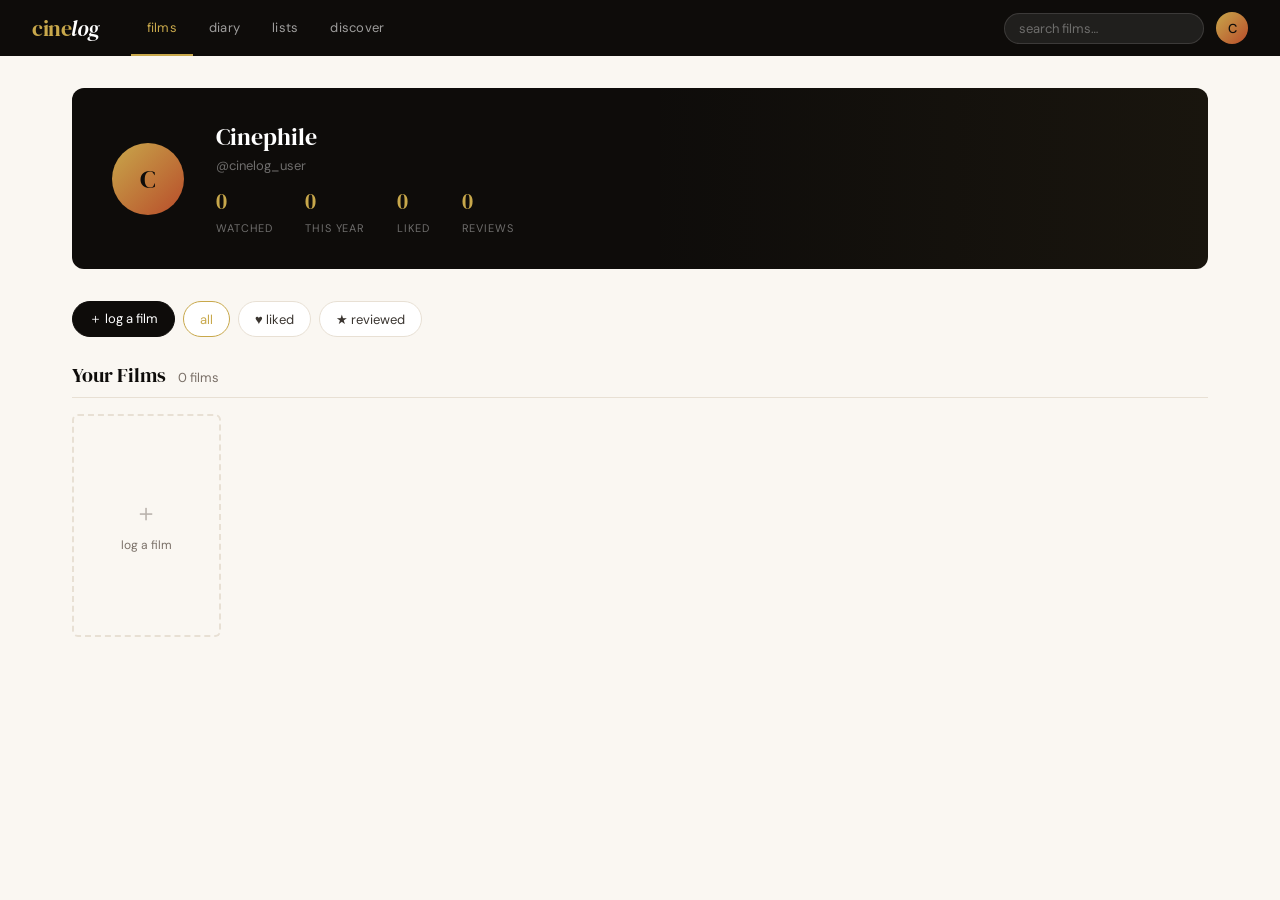
<file: index.html>
<!DOCTYPE html>
<html>
<head>
<meta charset="UTF-8">
<link rel="stylesheet" href="styles.css"></head>
<body>
<script src="config.js"></script>

<h2 class="sr-only">Cinelog — personal film diary and tracker powered by AI.</h2>

<nav>
  <div class="logo">cine<span>log</span></div>
  <div class="nav-links">
    <div class="nav-link active" onclick="switchNav(this,'films')">films</div>
    <div class="nav-link" onclick="switchNav(this,'diary')">diary</div>
    <div class="nav-link" onclick="switchNav(this,'lists')">lists</div>
    <div class="nav-link" onclick="switchNav(this,'ai')">discover</div>
  </div>
  <div class="nav-right">
    <input class="search-box" type="text" placeholder="search films…" id="searchInput" oninput="renderFilmsGrid()" />
    <div class="avatar">C</div>
  </div>
</nav>

<main>
<div class="profile-strip">
  <div class="profile-avatar">C</div>
  <div>
    <div class="profile-name">Cinephile</div>
    <div class="profile-handle">@cinelog_user</div>
    <div class="profile-stats">
      <div class="pstat"><span class="pstat-num" id="stat-watched">0</span><span class="pstat-label">watched</span></div>
      <div class="pstat"><span class="pstat-num" id="stat-year">0</span><span class="pstat-label">this year</span></div>
      <div class="pstat"><span class="pstat-num" id="stat-liked">0</span><span class="pstat-label">liked</span></div>
      <div class="pstat"><span class="pstat-num" id="stat-reviews">0</span><span class="pstat-label">reviews</span></div>
    </div>
  </div>
</div>

<div class="page active" id="page-films">
  <div class="action-row">
    <button class="action-btn primary" onclick="openAddModal()">＋ log a film</button>
    <button class="action-btn" onclick="setFilter('all')" id="f-all" style="border-color:var(--gold);color:var(--gold)">all</button>
    <button class="action-btn" onclick="setFilter('liked')" id="f-liked">♥ liked</button>
    <button class="action-btn" onclick="setFilter('reviewed')" id="f-reviewed">★ reviewed</button>
  </div>
  <div class="section-header">
    <div class="section-title">Your Films</div>
    <div class="section-sub" id="films-count">0 films</div>
  </div>
  <div class="films-grid" id="films-grid"></div>
</div>

<div class="page" id="page-diary">
  <div class="action-row"><button class="action-btn primary" onclick="openAddModal()">＋ add entry</button></div>
  <div class="section-header">
    <div class="section-title">Film Diary</div>
    <div class="section-sub">your watch history, in order</div>
  </div>
  <div id="diary-container"></div>
</div>

<div class="page" id="page-lists">
  <div class="action-row"><button class="action-btn primary" onclick="openListModal()">＋ new list</button></div>
  <div class="section-header"><div class="section-title">Your Lists</div></div>
  <div class="lists-grid" id="lists-grid"></div>
</div>

<div class="page" id="page-ai">
  <div class="ai-section">
    <div class="ai-header">
      <div class="ai-icon">✦</div>
      <div class="ai-title">AI Film Advisor</div>
    </div>
    <div class="ai-powered">powered by <span>AI</span>.</div>
    <div style="margin-bottom:10px">
      <div style="font-size:11px;color:rgba(255,255,255,0.3);text-transform:uppercase;letter-spacing:0.08em;margin-bottom:8px;">industry</div>
      <div class="chips">
        <div class="chip chip-toggle" data-group="industry" data-val="Telugu" onclick="toggleChip(this)">Telugu</div>
        <div class="chip chip-toggle" data-group="industry" data-val="Tamil" onclick="toggleChip(this)">Tamil</div>
        <div class="chip chip-toggle" data-group="industry" data-val="Malayalam" onclick="toggleChip(this)">Malayalam</div>
        <div class="chip chip-toggle" data-group="industry" data-val="Hindi Bollywood" onclick="toggleChip(this)">Bollywood</div>
        <div class="chip chip-toggle" data-group="industry" data-val="Korean" onclick="toggleChip(this)">Korean</div>
        <div class="chip chip-toggle" data-group="industry" data-val="Japanese" onclick="toggleChip(this)">Japanese</div>
        <div class="chip chip-toggle" data-group="industry" data-val="Hollywood" onclick="toggleChip(this)">Hollywood</div>
        <div class="chip chip-toggle" data-group="industry" data-val="French" onclick="toggleChip(this)">French</div>
      </div>
    </div>
    <div style="margin-bottom:12px">
      <div style="font-size:11px;color:rgba(255,255,255,0.3);text-transform:uppercase;letter-spacing:0.08em;margin-bottom:8px;">genre</div>
      <div class="chips">
        <div class="chip chip-toggle" data-group="genre" data-val="Action" onclick="toggleChip(this)">Action</div>
        <div class="chip chip-toggle" data-group="genre" data-val="Romance" onclick="toggleChip(this)">Romance</div>
        <div class="chip chip-toggle" data-group="genre" data-val="Thriller" onclick="toggleChip(this)">Thriller</div>
        <div class="chip chip-toggle" data-group="genre" data-val="Comedy" onclick="toggleChip(this)">Comedy</div>
        <div class="chip chip-toggle" data-group="genre" data-val="Drama" onclick="toggleChip(this)">Drama</div>
        <div class="chip chip-toggle" data-group="genre" data-val="Horror" onclick="toggleChip(this)">Horror</div>
        <div class="chip chip-toggle" data-group="genre" data-val="Sci-Fi" onclick="toggleChip(this)">Sci-Fi</div>
        <div class="chip chip-toggle" data-group="genre" data-val="Family" onclick="toggleChip(this)">Family</div>
        <div class="chip chip-toggle" data-group="genre" data-val="Crime" onclick="toggleChip(this)">Crime</div>
        <div class="chip chip-toggle" data-group="genre" data-val="Fantasy" onclick="toggleChip(this)">Fantasy</div>
      </div>
    </div>
    <div class="ai-input-row">
      <input class="ai-input" id="aiInput" type="text" placeholder="e.g. 'something like Stalker but more accessible'…" onkeydown="if(event.key==='Enter')getAIRec()" />
      <button class="ai-btn" id="aiBtn" onclick="getAIRec()">Ask ✦</button>
    </div>
    <div class="ai-loading" id="aiLoading">
      <div class="dot-pulse"><div class="dot"></div><div class="dot"></div><div class="dot"></div></div>
      <span>Consulting the film oracle…</span>
    </div>
    <div class="ai-error" id="aiError"></div>
    <div class="ai-response" id="aiResponse"></div>
  </div>
  <div class="section-header">
    <div class="section-title">Suggested for You</div>
    <div class="section-sub">curated picks based on your taste</div>
  </div>
  <div class="films-grid" id="suggestions-grid"></div>
</div>
</main>

<!-- ADD FILM MODAL -->
<div class="modal-overlay" id="addModal">
  <div class="modal">
    <button class="modal-close" onclick="closeModal('addModal')">×</button>
    <div class="modal-title">Log a Film</div>
    <div class="form-group"><label class="form-label">Film Title</label><input class="form-input" id="newTitle" type="text" placeholder="e.g. Mulholland Drive" /></div>
    <div class="form-group"><label class="form-label">Year</label><input class="form-input" id="newYear" type="text" placeholder="e.g. 2001" maxlength="4" /></div>
    <div class="form-group"><label class="form-label">Director</label><input class="form-input" id="newDirector" type="text" placeholder="e.g. David Lynch" /></div>
    <div class="form-group">
      <label class="form-label">Your Rating</label>
      <div class="star-picker">
        <span class="star-pick" data-v="1" onclick="pickStar(1)">★</span>
        <span class="star-pick" data-v="2" onclick="pickStar(2)">★</span>
        <span class="star-pick" data-v="3" onclick="pickStar(3)">★</span>
        <span class="star-pick" data-v="4" onclick="pickStar(4)">★</span>
        <span class="star-pick" data-v="5" onclick="pickStar(5)">★</span>
      </div>
    </div>
    <div class="form-group"><label class="form-label">Review / Notes</label><textarea class="form-input form-textarea" id="newReview" placeholder="What did you think?"></textarea></div>
    <div class="form-group">
      <label style="display:flex;align-items:center;gap:8px;font-size:14px;cursor:pointer;color:var(--ink2)">
        <input type="checkbox" id="newLiked" style="accent-color:var(--rust);width:16px;height:16px"> Liked it ♥
      </label>
    </div>
    <button class="form-btn" onclick="addFilm()">Save to Diary</button>
  </div>
</div>

<!-- LIST MODAL -->
<div class="modal-overlay" id="listModal">
  <div class="modal">
    <button class="modal-close" onclick="closeModal('listModal')">×</button>
    <div class="modal-title">New List</div>
    <div class="form-group"><label class="form-label">List Name</label><input class="form-input" id="listName" type="text" placeholder="e.g. Favourite Horrors" /></div>
    <div class="form-group"><label class="form-label">Description</label><textarea class="form-input form-textarea" id="listDesc" placeholder="What's this list about?"></textarea></div>
    <button class="form-btn" onclick="addList()">Create List</button>
  </div>
</div>

<script>
const PALETTES = CONFIG.PALETTES;

let films=[], lists=[], currentRating=0, activeFilter='all', nextId=1;

function renderStars(r){return Array.from({length:5},(_,i)=>`<span class="star ${i<r?'filled':'empty'}">★</span>`).join('');}

function filmCard(f){return `<div class="film-card" onclick="showDetail(${f.id})">
  <div class="film-poster"><div class="film-poster-inner ${f.palette}">
    <div class="poster-gradient"></div>
    <div style="position:relative;z-index:1;text-align:center;width:100%">
      <div class="poster-title">${f.title}</div><div class="poster-year">${f.year}</div>
    </div>
  </div></div>
  ${f.liked?'<div class="watched-badge liked-badge">♥</div>':''}
  <div class="watched-badge">✓</div>
  <div class="film-rating">${renderStars(f.rating)}</div>
  <div class="film-meta">${f.director||''}</div>
</div>`;}

function renderFilmsGrid(){
  const q=document.getElementById('searchInput').value.toLowerCase();
  let list=films.filter(f=>{
    if(q&&!f.title.toLowerCase().includes(q)&&!f.director.toLowerCase().includes(q))return false;
    if(activeFilter==='liked')return f.liked;
    if(activeFilter==='reviewed')return f.review;
    return true;
  });
  document.getElementById('films-count').textContent=list.length+' film'+(list.length!==1?'s':'');
  document.getElementById('films-grid').innerHTML=list.map(filmCard).join('')+
    `<div class="add-film-card" onclick="openAddModal()"><div class="add-icon">＋</div><div>log a film</div></div>`;
}

function renderDiary(){
  const c=document.getElementById('diary-container');
  const sorted=[...films].sort((a,b)=>b.date.localeCompare(a.date));
  if(!sorted.length){c.innerHTML='<div class="empty-state"><span class="empty-icon">📽</span>Start logging films to build your diary</div>';return;}
  c.innerHTML=`<table class="diary-table"><thead><tr>
    <th>date</th><th>film</th><th>year</th><th>rating</th><th style="color:var(--rust)">♥</th><th>review</th>
  </tr></thead><tbody>${sorted.map(f=>{
    const d=f.date?new Date(f.date).toLocaleDateString('en-GB',{day:'numeric',month:'short'}):'—';
    return `<tr><td class="diary-date">${d}</td><td class="diary-title">${f.title}</td><td class="diary-year">${f.year}</td>
    <td><div class="diary-stars">${renderStars(f.rating)}</div></td>
    <td class="diary-liked">${f.liked?'♥':''}</td>
    <td class="diary-review">${f.review||'<span style="opacity:0.4">—</span>'}</td></tr>`;
  }).join('')}</tbody></table>`;
}

function renderLists(){
  const g=document.getElementById('lists-grid');
  g.innerHTML=lists.map(l=>{
    const lf=l.films.map(id=>films.find(f=>f.id===id)).filter(Boolean).slice(0,4);
    return `<div class="list-card">
      <div class="list-posters">${lf.map(f=>`<div class="list-poster-mini"><div style="width:100%;height:100%;border-radius:3px" class="${f.palette}"></div></div>`).join('')}</div>
      <div class="list-name">${l.name}</div><div class="list-count">${l.films.length} film${l.films.length!==1?'s':''} · ${l.desc}</div>
    </div>`;
  }).join('')+`<div class="list-card" style="border:2px dashed var(--parchment3);display:flex;align-items:center;justify-content:center;min-height:100px;cursor:pointer;color:var(--ink3)" onclick="openListModal()">
    <div style="text-align:center;font-size:13px">＋<br>new list</div></div>`;
}

function renderSuggestions(){
  document.getElementById('suggestions-grid').innerHTML='';
}

function updateStats(){
  const yr=new Date().getFullYear().toString();
  document.getElementById('stat-watched').textContent=films.length;
  document.getElementById('stat-year').textContent=films.filter(f=>f.date&&f.date.startsWith(yr)).length;
  document.getElementById('stat-liked').textContent=films.filter(f=>f.liked).length;
  document.getElementById('stat-reviews').textContent=films.filter(f=>f.review).length;
}

function renderAll(){renderFilmsGrid();renderDiary();renderLists();renderSuggestions();updateStats();}

function switchNav(el,page){
  document.querySelectorAll('.nav-link').forEach(n=>n.classList.remove('active'));
  el.classList.add('active');
  document.querySelectorAll('.page').forEach(p=>p.classList.remove('active'));
  document.getElementById('page-'+page).classList.add('active');
}

function setFilter(f){
  activeFilter=f;
  ['all','liked','reviewed'].forEach(k=>{const b=document.getElementById('f-'+k);if(b){b.style.borderColor='';b.style.color='';}});
  const b=document.getElementById('f-'+f);
  if(b){b.style.borderColor='var(--gold)';b.style.color='var(--gold)';}
  renderFilmsGrid();
}

function openAddModal(){document.getElementById('addModal').classList.add('open');setTimeout(()=>document.getElementById('newTitle').focus(),100);}
function openListModal(){document.getElementById('listModal').classList.add('open');setTimeout(()=>document.getElementById('listName').focus(),100);}
function closeModal(id){document.getElementById(id).classList.remove('open');}
document.querySelectorAll('.modal-overlay').forEach(m=>m.addEventListener('click',e=>{if(e.target===m)m.classList.remove('open');}));

function pickStar(v){currentRating=v;document.querySelectorAll('.star-pick').forEach(s=>s.classList.toggle('active',parseInt(s.dataset.v)<=v));}

function addFilm(){
  const title=document.getElementById('newTitle').value.trim();
  if(!title){document.getElementById('newTitle').style.borderColor='var(--rust)';return;}
  films.unshift({id:nextId++,title,year:document.getElementById('newYear').value||'—',
    director:document.getElementById('newDirector').value||'',rating:currentRating,
    liked:document.getElementById('newLiked').checked,review:document.getElementById('newReview').value.trim(),
    date:new Date().toISOString().split('T')[0],palette:PALETTES[films.length%PALETTES.length]});
  ['newTitle','newYear','newDirector','newReview'].forEach(id=>document.getElementById(id).value='');
  document.getElementById('newLiked').checked=false;
  currentRating=0;
  document.querySelectorAll('.star-pick').forEach(s=>s.classList.remove('active'));
  closeModal('addModal');renderAll();
}

function addList(){
  const name=document.getElementById('listName').value.trim();
  if(!name)return;
  lists.push({id:nextId++,name,desc:document.getElementById('listDesc').value.trim(),films:[]});
  document.getElementById('listName').value='';document.getElementById('listDesc').value='';
  closeModal('listModal');renderLists();
}

function showDetail(id){
  const f=films.find(x=>x.id===id);if(!f)return;
  alert(`${f.title} (${f.year})\nDirector: ${f.director||'—'}\nRating: ${'★'.repeat(f.rating)}${'☆'.repeat(5-f.rating)}\n${f.liked?'♥ Liked\n':''}${f.review?'\n"'+f.review+'"':''}`);
}

function fillPrompt(text){document.getElementById('aiInput').value=text;document.getElementById('aiInput').focus();}

// chip toggle: only one active per group
function toggleChip(el){
  const group=el.dataset.group;
  const wasActive=el.classList.contains('active');
  document.querySelectorAll(`.chip-toggle[data-group="${group}"]`).forEach(c=>c.classList.remove('active'));
  if(!wasActive) el.classList.add('active');
}
function getSelectedChip(group){
  const el=document.querySelector(`.chip-toggle[data-group="${group}"].active`);
  return el?el.dataset.val:null;
}

async function getAIRec(){
  const freeText=document.getElementById('aiInput').value.trim();
  const industry=getSelectedChip('industry');
  const genre=getSelectedChip('genre');

  let structuredQuery='';
  if(industry&&genre)  structuredQuery=`${industry}-language ${genre} films`;
  else if(industry)    structuredQuery=`${industry}-language films`;
  else if(genre)       structuredQuery=`${genre} films`;
  if(freeText) structuredQuery=structuredQuery?`${structuredQuery} — ${freeText}`:freeText;
  if(!structuredQuery){alert('Please select an industry, genre, or type a query.');return;}

  const btn=document.getElementById('aiBtn');
  const loading=document.getElementById('aiLoading');
  const resp=document.getElementById('aiResponse');
  const err=document.getElementById('aiError');
  btn.disabled=true;loading.classList.add('visible');resp.classList.remove('visible');err.classList.remove('visible');

  const watched=films.slice(0,8).map(f=>`${f.title} (${f.year})`).join(', ')||'nothing yet';

  const industryLine=industry
    ?`INDUSTRY LOCK: You MUST only recommend films from the ${industry} film industry. Every single film must be a ${industry}-language production. Do NOT include Hollywood, Bollywood, or any other industry.`
    :`You may recommend films from any industry appropriate to the query.`;
  const genreLine=genre
    ?`GENRE LOCK: You MUST only recommend ${genre} films. Every film must genuinely belong to the ${genre} genre.`
    :`Match the genre to whatever the user describes.`;

  const systemPrompt=`You are an expert film advisor with encyclopedic knowledge of world cinema — especially Indian regional cinema (Telugu/Tollywood, Tamil/Kollywood, Malayalam/Mollywood, Hindi/Bollywood), Korean, Japanese, French, Iranian, Italian, and Hollywood.

${industryLine}

${genreLine}

FORMAT RULES (follow exactly):
- Start with one sentence: "Here are 10 [industry] [genre] films you should watch:"
- Then list exactly 10 films, numbered 1-10
- Each line: **Film Title** (Year) - one sentence on why it is a great pick
- Do NOT add films outside the locked industry or genre
- Do NOT explain or apologize, just give the list
- Films the user already watched (skip these): ${watched}`;

  try{
    // Call secure Vercel serverless route — API key never exposed in browser
    const res=await fetch('/api/recommend',{
      method:'POST',
      headers:{'Content-Type':'application/json'},
      body:JSON.stringify({systemPrompt,userQuery:structuredQuery})
    });
    if(!res.ok){
      const errData=await res.json().catch(()=>({}));
      throw new Error(errData?.error||`HTTP ${res.status}`);
    }
    const data=await res.json();
    const text=data.text||'No response received.';
    const label=`<div style="font-size:11px;color:rgba(255,255,255,0.35);margin-bottom:10px;text-transform:uppercase;letter-spacing:0.06em;">Results for: <span style="color:rgba(200,168,75,0.8)">${structuredQuery}</span></div>`;
    resp.innerHTML=label+text.replace(/\*\*(.+?)\*\*/g,'<strong>$1</strong>').replace(/\n/g,'<br>');
    resp.classList.add('visible');
  }catch(e){
    err.textContent='⚠ '+(e.message||'Could not reach server. Check deployment.');
    err.classList.add('visible');
  }
  loading.classList.remove('visible');btn.disabled=false;
}

renderAll();
</script>
</file>
<file: styles.css>
@import url('https://fonts.googleapis.com/css2?family=DM+Serif+Display:ital@0;1&family=DM+Sans:ital,opsz,wght@0,9..40,300;0,9..40,400;0,9..40,500;1,9..40,300&display=swap');

*, *::before, *::after { box-sizing: border-box; margin: 0; padding: 0; }

:root {
  --ink: #0e0c0a; --ink2: #3a3530; --ink3: #7a7068;
  --parchment: #faf7f2; --parchment2: #f2ede4; --parchment3: #e8e0d4;
  --gold: #c8a84b; --gold2: #e8c96a; --rust: #b84c2a;
  --card-bg: #fff; --shadow: 0 2px 12px rgba(14,12,10,0.10);
  --radius: 6px; --radius-lg: 12px;
  font-family: 'DM Sans', sans-serif; background: var(--parchment); color: var(--ink);
}
body { background: var(--parchment); min-height: 100vh; }

nav { background: var(--ink); padding: 0 2rem; display: flex; align-items: center; gap: 2rem; height: 56px; position: sticky; top: 0; z-index: 100; }
.logo { font-family: 'DM Serif Display', serif; font-size: 22px; color: var(--gold); letter-spacing: -0.5px; white-space: nowrap; }
.logo span { color: #fff; font-style: italic; }
.nav-links { display: flex; flex: 1; }
.nav-link { padding: 0 1rem; height: 56px; display: flex; align-items: center; font-size: 13px; color: rgba(255,255,255,0.6); cursor: pointer; border-bottom: 2px solid transparent; transition: color 0.15s; letter-spacing: 0.02em; }
.nav-link:hover { color: rgba(255,255,255,0.9); }
.nav-link.active { color: var(--gold); border-bottom-color: var(--gold); }
.nav-right { margin-left: auto; display: flex; align-items: center; gap: 12px; }
.search-box { background: rgba(255,255,255,0.08); border: 1px solid rgba(255,255,255,0.12); border-radius: 20px; padding: 6px 14px; color: #fff; font-size: 13px; width: 200px; outline: none; font-family: inherit; }
.search-box::placeholder { color: rgba(255,255,255,0.35); }
.search-box:focus { background: rgba(255,255,255,0.12); border-color: rgba(255,255,255,0.25); }
.avatar { width: 32px; height: 32px; border-radius: 50%; background: linear-gradient(135deg, var(--gold), var(--rust)); display: flex; align-items: center; justify-content: center; font-size: 13px; font-weight: 500; color: var(--ink); cursor: pointer; }

main { padding: 2rem; max-width: 1200px; margin: 0 auto; }

.profile-strip { background: var(--ink); border-radius: var(--radius-lg); padding: 2rem 2.5rem; margin-bottom: 2rem; display: flex; align-items: center; gap: 2rem; position: relative; overflow: hidden; }
.profile-strip::before { content: ''; position: absolute; top: 0; right: 0; width: 50%; height: 100%; background: linear-gradient(90deg, transparent, rgba(200,168,75,0.06)); pointer-events: none; }
.profile-avatar { width: 72px; height: 72px; border-radius: 50%; background: linear-gradient(135deg, var(--gold), var(--rust)); display: flex; align-items: center; justify-content: center; font-size: 26px; font-weight: 500; color: var(--ink); flex-shrink: 0; font-family: 'DM Serif Display', serif; }
.profile-name { font-family: 'DM Serif Display', serif; font-size: 24px; color: #fff; margin-bottom: 4px; }
.profile-handle { font-size: 13px; color: rgba(255,255,255,0.4); margin-bottom: 12px; }
.profile-stats { display: flex; gap: 2rem; }
.pstat-num { font-family: 'DM Serif Display', serif; font-size: 22px; color: var(--gold); display: block; }
.pstat-label { font-size: 11px; color: rgba(255,255,255,0.4); text-transform: uppercase; letter-spacing: 0.08em; }

.section-header { display: flex; align-items: baseline; gap: 12px; margin-bottom: 1rem; border-bottom: 1px solid var(--parchment3); padding-bottom: 0.5rem; }
.section-title { font-family: 'DM Serif Display', serif; font-size: 20px; color: var(--ink); }
.section-sub { font-size: 13px; color: var(--ink3); }

.films-grid { display: grid; grid-template-columns: repeat(auto-fill, minmax(130px, 1fr)); gap: 16px; margin-bottom: 2.5rem; }
.film-card { cursor: pointer; transition: transform 0.18s; position: relative; }
.film-card:hover { transform: translateY(-4px); }
.film-poster { width: 100%; aspect-ratio: 2/3; border-radius: var(--radius); display: block; position: relative; overflow: hidden; }
.film-poster-inner { width: 100%; height: 100%; display: flex; flex-direction: column; align-items: center; justify-content: flex-end; padding: 10px 8px; position: relative; }
.poster-gradient { position: absolute; bottom: 0; left: 0; right: 0; height: 60%; background: linear-gradient(transparent, rgba(14,12,10,0.85)); }
.poster-title { font-family: 'DM Serif Display', serif; font-size: 13px; color: #fff; text-align: center; position: relative; z-index: 1; line-height: 1.3; text-shadow: 0 1px 4px rgba(0,0,0,0.5); }
.poster-year { font-size: 10px; color: rgba(255,255,255,0.55); position: relative; z-index: 1; margin-top: 2px; }
.film-rating { display: flex; gap: 1px; margin-top: 6px; justify-content: center; }
.star { font-size: 14px; line-height: 1; }
.star.filled { color: var(--gold); }
.star.empty { color: var(--parchment3); }
.film-meta { font-size: 11px; color: var(--ink3); text-align: center; margin-top: 3px; }
.watched-badge { position: absolute; top: 8px; right: 8px; background: rgba(14,12,10,0.75); border-radius: 50%; width: 22px; height: 22px; display: flex; align-items: center; justify-content: center; font-size: 11px; }
.liked-badge { top: 8px; left: 8px; }

.add-film-card { cursor: pointer; border: 2px dashed var(--parchment3); border-radius: var(--radius); aspect-ratio: 2/3; display: flex; flex-direction: column; align-items: center; justify-content: center; gap: 8px; color: var(--ink3); transition: all 0.15s; font-size: 12px; text-align: center; padding: 12px; }
.add-film-card:hover { border-color: var(--gold); color: var(--gold); background: rgba(200,168,75,0.04); }
.add-icon { font-size: 24px; opacity: 0.5; }

.diary-table { width: 100%; border-collapse: collapse; margin-bottom: 2.5rem; }
.diary-table th { text-align: left; font-size: 11px; text-transform: uppercase; letter-spacing: 0.08em; color: var(--ink3); font-weight: 500; padding: 0 12px 8px; border-bottom: 1px solid var(--parchment3); }
.diary-table td { padding: 10px 12px; border-bottom: 1px solid var(--parchment2); font-size: 13px; vertical-align: middle; color: var(--ink2); }
.diary-table tr:hover td { background: var(--parchment2); }
.diary-date { color: var(--ink3); font-size: 12px; white-space: nowrap; }
.diary-title { font-weight: 500; color: var(--ink); font-size: 14px; }
.diary-year { color: var(--ink3); font-size: 12px; }
.diary-stars { display: flex; gap: 1px; }
.diary-review { font-size: 12px; color: var(--ink3); max-width: 240px; overflow: hidden; text-overflow: ellipsis; white-space: nowrap; }
.diary-liked { color: var(--rust); font-size: 14px; }

.ai-section { background: var(--ink); border-radius: var(--radius-lg); padding: 1.5rem 2rem; margin-bottom: 2.5rem; position: relative; overflow: hidden; }
.ai-section::after { content: ''; position: absolute; top: -40px; right: -40px; width: 160px; height: 160px; border-radius: 50%; background: radial-gradient(circle, rgba(200,168,75,0.12), transparent 70%); pointer-events: none; }
.ai-header { display: flex; align-items: center; gap: 10px; margin-bottom: 4px; }
.ai-icon { width: 28px; height: 28px; border-radius: 50%; background: linear-gradient(135deg, var(--gold), #e8a730); display: flex; align-items: center; justify-content: center; font-size: 14px; }
.ai-title { font-family: 'DM Serif Display', serif; font-size: 18px; color: #fff; }
.ai-powered { font-size: 11px; color: rgba(255,255,255,0.3); margin-bottom: 1rem; padding-left: 38px; }
.ai-powered span { color: rgba(200,168,75,0.7); }
.chips { display: flex; gap: 8px; flex-wrap: wrap; margin-bottom: 1rem; }
.chip { padding: 5px 12px; border-radius: 20px; font-size: 12px; background: rgba(255,255,255,0.08); color: rgba(255,255,255,0.55); border: 1px solid rgba(255,255,255,0.1); cursor: pointer; transition: all 0.15s; }
.chip:hover { background: rgba(200,168,75,0.15); color: var(--gold); border-color: rgba(200,168,75,0.3); }
.chip.active { background: rgba(200,168,75,0.22); color: var(--gold); border-color: rgba(200,168,75,0.6); font-weight: 500; }
.ai-input-row { display: flex; gap: 10px; margin-bottom: 1rem; }
.ai-input { flex: 1; background: rgba(255,255,255,0.07); border: 1px solid rgba(255,255,255,0.12); border-radius: 6px; padding: 10px 14px; color: #fff; font-size: 14px; outline: none; font-family: inherit; }
.ai-input::placeholder { color: rgba(255,255,255,0.3); }
.ai-input:focus { border-color: rgba(200,168,75,0.5); background: rgba(255,255,255,0.10); }
.ai-btn { background: var(--gold); color: var(--ink); border: none; border-radius: 6px; padding: 10px 18px; font-size: 13px; font-weight: 500; cursor: pointer; font-family: inherit; transition: background 0.15s; white-space: nowrap; }
.ai-btn:hover { background: var(--gold2); }
.ai-btn:disabled { opacity: 0.5; cursor: not-allowed; }
.ai-response { font-size: 14px; color: rgba(255,255,255,0.85); line-height: 1.8; background: rgba(255,255,255,0.04); border-radius: 6px; padding: 14px 16px; border-left: 2px solid var(--gold); display: none; max-height: 320px; overflow-y: auto; }
.ai-response.visible { display: block; }
.ai-loading { display: none; align-items: center; gap: 10px; padding: 10px 0; color: rgba(255,255,255,0.4); font-size: 13px; }
.ai-loading.visible { display: flex; }
.dot-pulse { display: flex; gap: 4px; }
.dot { width: 6px; height: 6px; border-radius: 50%; background: var(--gold); animation: pulse 1.2s ease-in-out infinite; }
.dot:nth-child(2) { animation-delay: 0.2s; }
.dot:nth-child(3) { animation-delay: 0.4s; }
@keyframes pulse { 0%,80%,100%{transform:scale(0.6);opacity:0.4} 40%{transform:scale(1);opacity:1} }
.ai-error { font-size: 13px; color: rgba(220,80,60,0.9); padding: 10px 0; display: none; }
.ai-error.visible { display: block; }

.lists-grid { display: grid; grid-template-columns: repeat(auto-fill, minmax(240px, 1fr)); gap: 16px; margin-bottom: 2rem; }
.list-card { background: var(--card-bg); border: 1px solid var(--parchment3); border-radius: var(--radius-lg); padding: 1rem 1.25rem; cursor: pointer; transition: box-shadow 0.15s; }
.list-card:hover { box-shadow: var(--shadow); }
.list-posters { display: flex; gap: 4px; margin-bottom: 10px; }
.list-poster-mini { width: 36px; height: 54px; border-radius: 3px; overflow: hidden; }
.list-name { font-weight: 500; font-size: 15px; color: var(--ink); margin-bottom: 4px; }
.list-count { font-size: 12px; color: var(--ink3); }

.modal-overlay { display: none; position: fixed; inset: 0; background: rgba(14,12,10,0.65); z-index: 200; align-items: center; justify-content: center; padding: 2rem; backdrop-filter: blur(2px); }
.modal-overlay.open { display: flex; }
.modal { background: var(--parchment); border-radius: var(--radius-lg); max-width: 480px; width: 100%; max-height: 80vh; overflow-y: auto; padding: 2rem; position: relative; }
.modal-close { position: absolute; top: 14px; right: 16px; background: none; border: none; font-size: 20px; cursor: pointer; color: var(--ink3); }
.modal-close:hover { color: var(--ink); }
.modal-title { font-family: 'DM Serif Display', serif; font-size: 22px; color: var(--ink); margin-bottom: 1.5rem; }
.form-group { margin-bottom: 1rem; }
.form-label { display: block; font-size: 12px; font-weight: 500; color: var(--ink2); margin-bottom: 6px; text-transform: uppercase; letter-spacing: 0.06em; }
.form-input { width: 100%; padding: 9px 12px; font-size: 14px; border: 1px solid var(--parchment3); border-radius: var(--radius); background: #fff; color: var(--ink); outline: none; font-family: inherit; transition: border-color 0.15s; }
.form-input:focus { border-color: var(--gold); }
.form-textarea { height: 80px; resize: vertical; }
.star-picker { display: flex; gap: 6px; margin-top: 4px; }
.star-pick { font-size: 24px; cursor: pointer; color: var(--parchment3); transition: color 0.1s, transform 0.1s; }
.star-pick:hover, .star-pick.active { color: var(--gold); transform: scale(1.1); }
.form-btn { width: 100%; padding: 11px; background: var(--ink); color: #fff; border: none; border-radius: var(--radius); font-size: 14px; font-weight: 500; cursor: pointer; font-family: inherit; margin-top: 1rem; transition: opacity 0.15s; }
.form-btn:hover { opacity: 0.85; }

.pal-amber { background: linear-gradient(160deg, #8B6914 0%, #D4921A 50%, #F5C842 100%); }
.pal-slate { background: linear-gradient(160deg, #1a2744 0%, #2d3f6b 50%, #4a5f8a 100%); }
.pal-crimson { background: linear-gradient(160deg, #6b1c1c 0%, #9e2a2a 50%, #c94040 100%); }
.pal-forest { background: linear-gradient(160deg, #1a3620 0%, #2d5c35 50%, #4a8c52 100%); }
.pal-violet { background: linear-gradient(160deg, #2d1854 0%, #4a2880 50%, #7040b0 100%); }
.pal-teal { background: linear-gradient(160deg, #0f3d3d 0%, #1a6060 50%, #2a8c8c 100%); }
.pal-ochre { background: linear-gradient(160deg, #5c3d10 0%, #8c5c1a 50%, #c4832a 100%); }
.pal-charcoal { background: linear-gradient(160deg, #1a1a1a 0%, #2e2e2e 50%, #4a4a4a 100%); }
.pal-rose { background: linear-gradient(160deg, #5c1f3a 0%, #8c2e56 50%, #b04070 100%); }
.pal-steel { background: linear-gradient(160deg, #1c2c3a 0%, #2e4458 50%, #466080 100%); }
.pal-sand { background: linear-gradient(160deg, #6b5a3a 0%, #9c8254 50%, #c4a870 100%); }
.pal-olive { background: linear-gradient(160deg, #3a4018 0%, #586024 50%, #7a8030 100%); }

.page { display: none; animation: fadeIn 0.2s ease; }
.page.active { display: block; }
@keyframes fadeIn { from{opacity:0;transform:translateY(4px)} to{opacity:1;transform:none} }

.action-row { display: flex; gap: 8px; margin-bottom: 1.5rem; flex-wrap: wrap; }
.action-btn { padding: 8px 16px; border: 1px solid var(--parchment3); border-radius: 20px; font-size: 13px; color: var(--ink2); background: #fff; cursor: pointer; font-family: inherit; transition: all 0.15s; display: flex; align-items: center; gap: 6px; }
.action-btn:hover { border-color: var(--gold); color: var(--gold); }
.action-btn.primary { background: var(--ink); color: #fff; border-color: var(--ink); }
.action-btn.primary:hover { background: var(--ink2); }

.empty-state { text-align: center; padding: 3rem 1rem; color: var(--ink3); font-size: 14px; line-height: 2; }
.empty-icon { font-size: 32px; margin-bottom: 8px; display: block; opacity: 0.4; }
.sr-only { position: absolute; width: 1px; height: 1px; padding: 0; overflow: hidden; clip: rect(0,0,0,0); white-space: nowrap; border: 0; }
</file>
